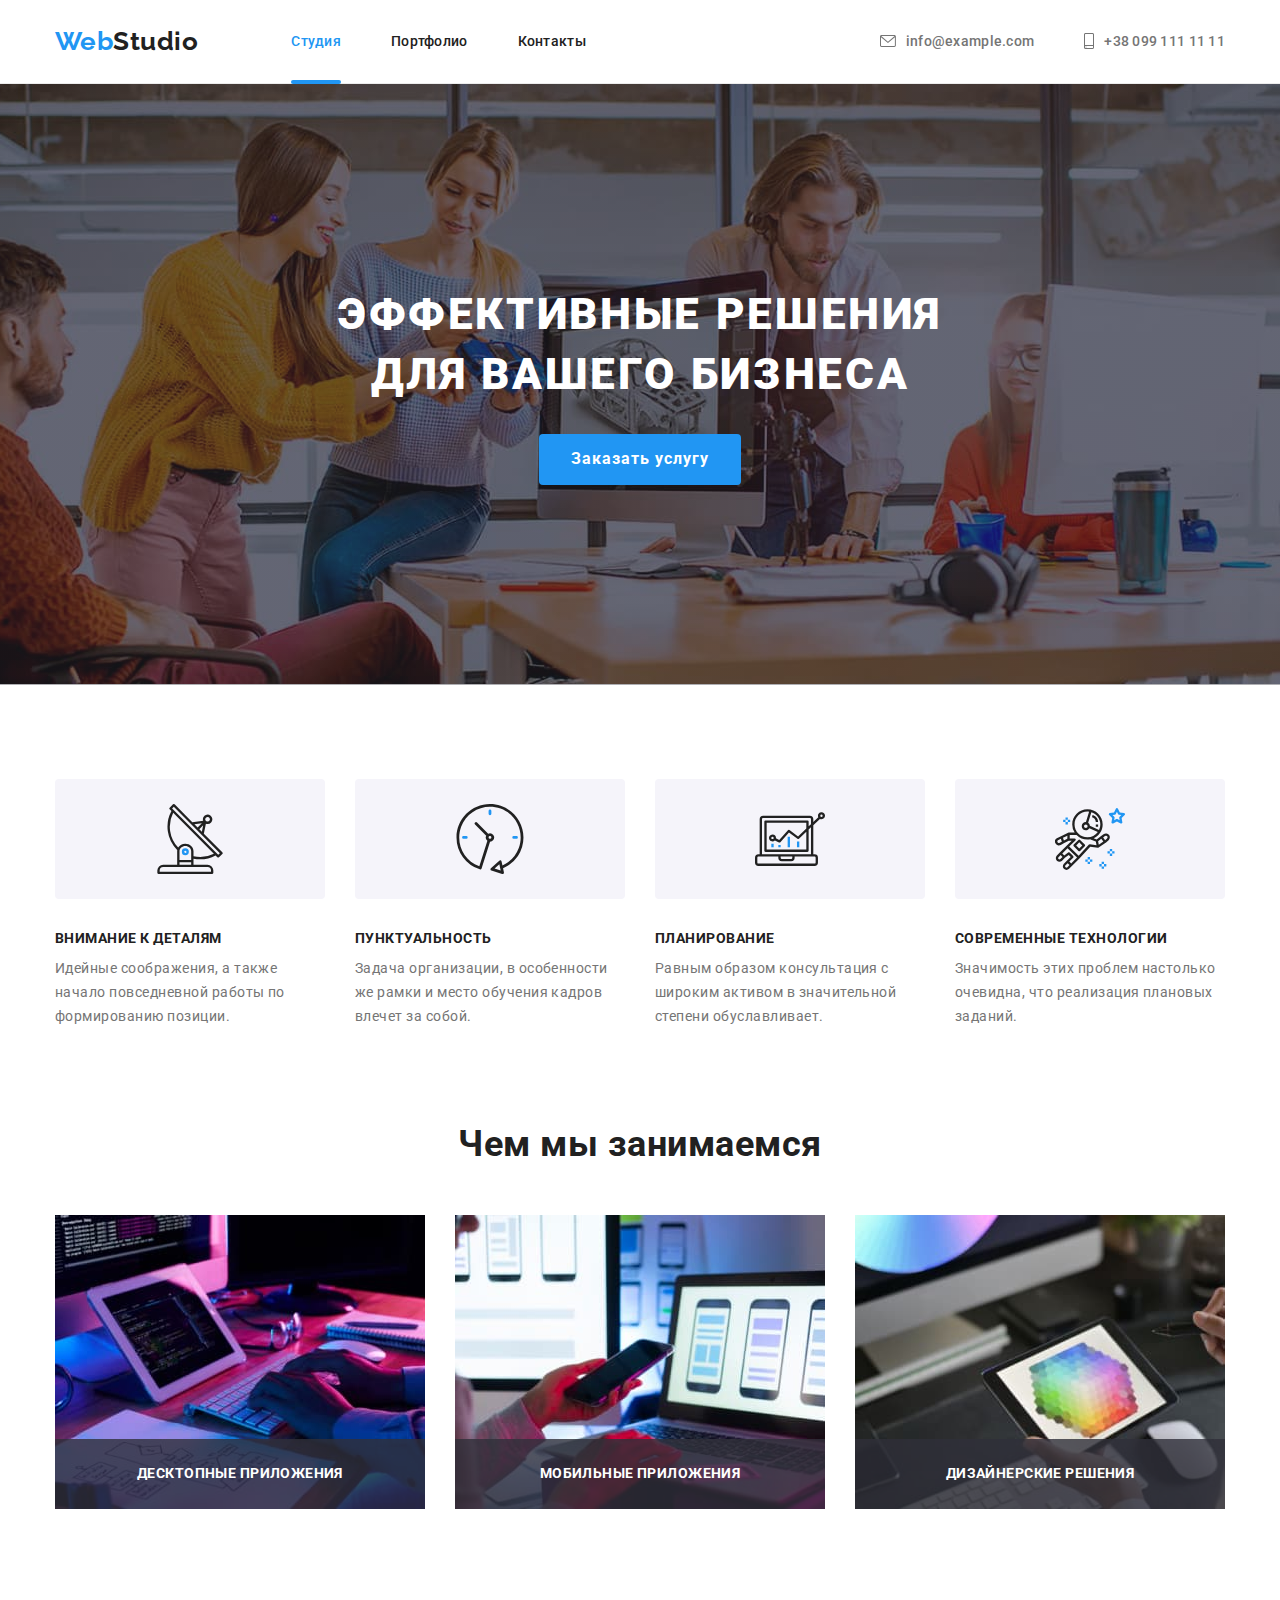
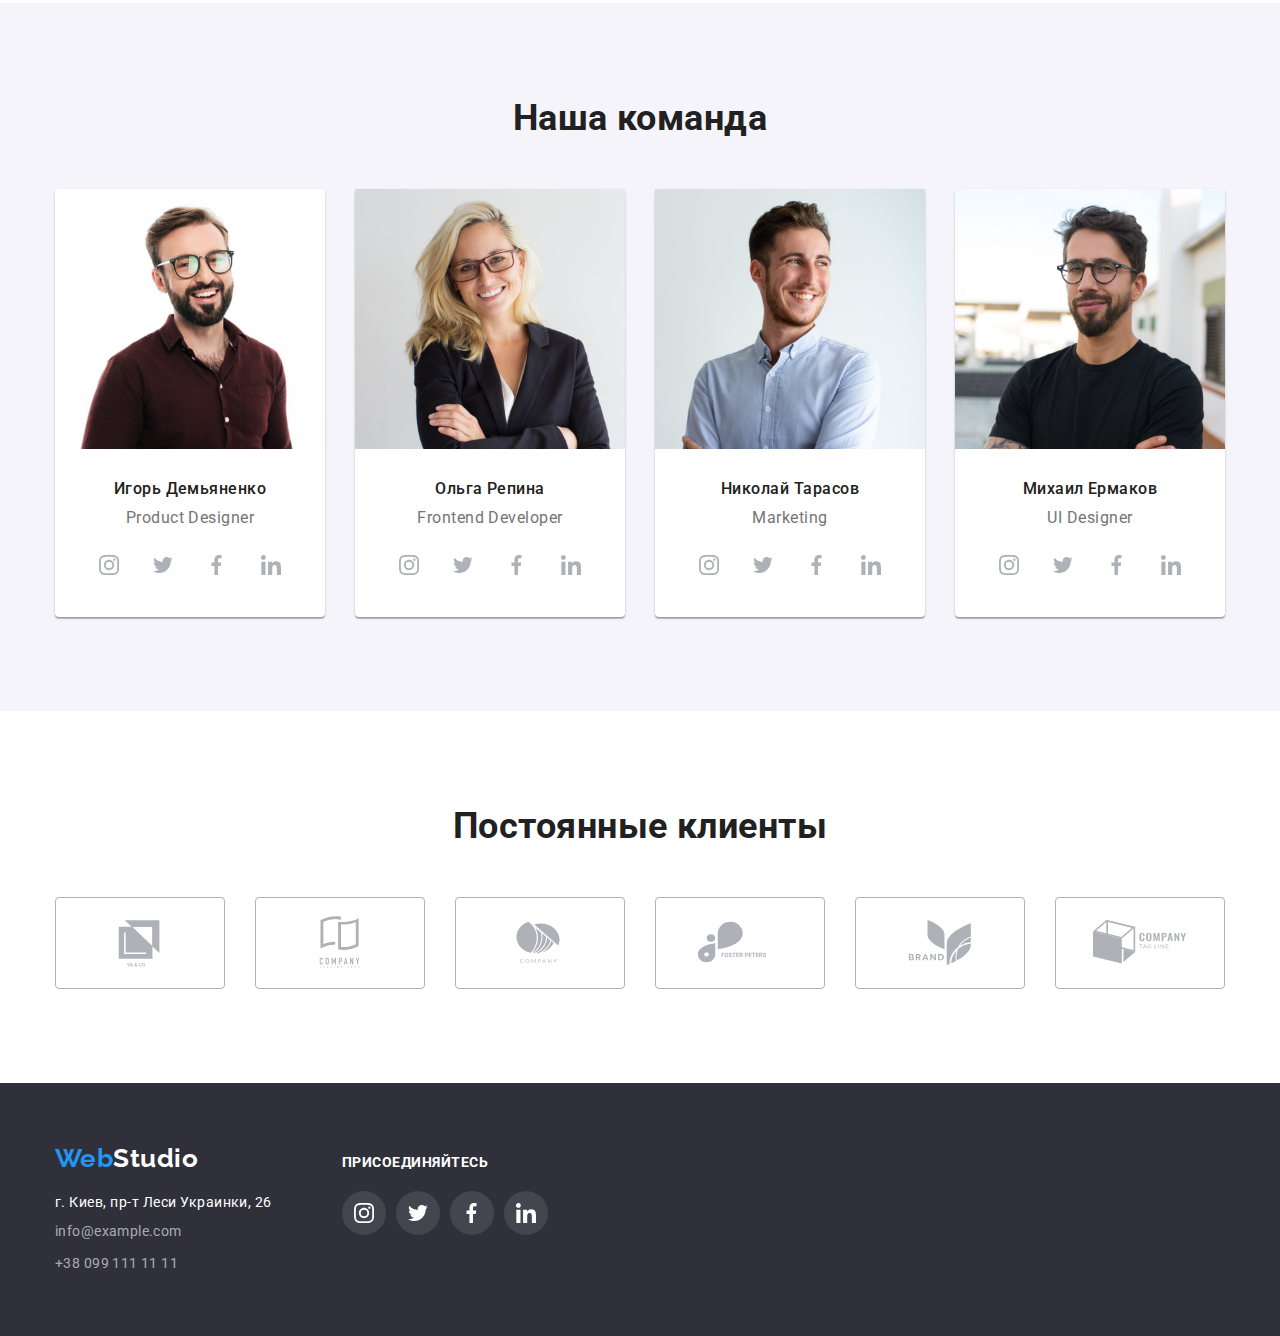
<file: index.html>
<!DOCTYPE html>
<html lang="en">
  <head>
    <meta charset="UTF-8" />
    <meta http-equiv="X-UA-Compatible" content="IE=edge" />
    <meta name="viewport" content="width=device-width, initial-scale=1.0" />
    <link rel="preconnect" href="https://fonts.googleapis.com" />
    <link rel="preconnect" href="https://fonts.gstatic.com" crossorigin />
    <link rel="stylesheet" href="./css/modern-normalize.css" />
    <link
      href="https://fonts.googleapis.com/css2?family=Raleway:wght@700&family=Roboto:wght@400;500;700;900&display=swap"
      rel="stylesheet"
    />
    <link rel="stylesheet" href="./css/styles.css" />
    <title>Студия</title>
  </head>
  <body>
    <!--Шапка-->
    <header>
      <!--Навигация сайта-->
      <div class="container header">
        <nav class="main-nav">
          <a href="#" class="logo"><span>Web</span>Studio</a>
          <ul class="nav list">
            <li class="nav-content">
              <a href="index.html" class="nav-title-page current"> Cтудия</a>
            </li>
            <li class="nav-content">
              <a href="portfolio.html" class="nav-title">Портфолио</a>
            </li>
            <li class="nav-content">
              <a href="#" class="nav-title">Контакты</a>
            </li>
          </ul>
        </nav>
        <!--Авторизация на сайте-->
        <ul class="auth-nav list">
          <li class="auth-nav-content">
            <a href="mailto:info@example.com" class="auth-nav-link"
              ><svg class="auth-nav-svg" width="16px" height="12px">
                <use href="./images/icons.svg#post"></use>
              </svg>
              info@example.com</a
            >
          </li>
          <li class="auth-nav-content">
            <a href="tel:+380991111111" class="auth-nav-link">
              <svg class="auth-nav-svg" width="10px" height="16px">
                <use href="./images/icons.svg#smartphone"></use>
              </svg>
              +38 099 111 11 11</a
            >
          </li>
        </ul>
      </div>
    </header>

    <!--Содержимое сайта-->
    <main>
      <!--Заголовок сайта-->
      <section class="section heading">
        <div class="page-heading container">
          <h1 class="page-title">Эффективные решения для вашего бизнеса</h1>
          <button class="button-heading" type="button" data-modal-open>
            Заказать услугу
          </button>
        </div>
        <div class="backdrop is-hidden" data-modal>
          <div class="modal">
            <button class="close-button" type="button" data-modal-close>
              <svg width="18px" height="18px">
                <use href="./images/icons.svg#close"></use>
              </svg>
            </button>
          </div>
        </div>
      </section>

      <!--Наши преимущества-->
      <section class="section benefits">
        <div class="container">
          <h2 class="visually-hidden">Наши преимущества</h2>
          <ul class="our-benefits-heading list">
            <li class="our-benefits-item">
              <div class="our-benefits-icon">
                <svg width="70px" height="70px">
                  <use href="./images/icons.svg#antenna"></use>
                </svg>
              </div>
              <h3 class="our-benefits-list">Внимание к деталям</h3>
              <p class="our-benefits-text">
                Идейные соображения, а также начало повседневной работы по
                формированию позиции.
              </p>
            </li>
            <li class="our-benefits-item icon-clock">
              <div class="our-benefits-icon">
                <svg width="70px" height="70px">
                  <use href="./images/icons.svg#clock"></use>
                </svg>
              </div>
              <h3 class="our-benefits-list">Пунктуальность</h3>
              <p class="our-benefits-text">
                Задача организации, в особенности же рамки и место обучения
                кадров влечет за собой.
              </p>
            </li>
            <li class="our-benefits-item icon-vector">
              <div class="our-benefits-icon">
                <svg width="70px" height="70px">
                  <use href="./images/icons.svg#diagram"></use>
                </svg>
              </div>
              <h3 class="our-benefits-list">Планирование</h3>
              <p class="our-benefits-text">
                Равным образом консультация с широким активом в значительной
                степени обуславливает.
              </p>
            </li>
            <li class="our-benefits-item icon-astronaut">
              <div class="our-benefits-icon">
                <svg width="70px" height="70px">
                  <use href="./images/icons.svg#astronaut"></use>
                </svg>
              </div>
              <h3 class="our-benefits-list">Современные технологии</h3>
              <p class="our-benefits-text">
                Значимость этих проблем настолько очевидна, что реализация
                плановых заданий.
              </p>
            </li>
          </ul>
        </div>
      </section>

      <!--Наша деятельность-->
      <section class="section">
        <div class="container activity-header">
          <h2 class="our-activity-title">Чем мы занимаемся</h2>
          <ul class="our-activity list">
            <li class="our-activity-item">
              <div class="our-activity-img">
                <img
                  src=".//images//index/first_img.jpg"
                  alt="процесс написания команда"
                  width="370"
                />
                <div class="our-activity-text">
                  <p>десктопные приложения</p>
                </div>
              </div>
            </li>
            <li class="our-activity-item">
              <div class="our-activity-img">
                <img
                  src="./images//index/second_img.jpg"
                  alt="выбор разметки сайта на смартфоне"
                  width="370"
                />
                <div class="our-activity-text">
                  <p>мобильные приложения</p>
                </div>
              </div>
            </li>
            <li class="our-activity-item">
              <div class="our-activity-img">
                <img
                  src="./images//index/third_img.jpg"
                  alt="выбор цвета на планшете"
                  width="370"
                />
                <div class="our-activity-text">
                  <p>дизайнерские решения</p>
                </div>
              </div>
            </li>
          </ul>
        </div>
      </section>

      <!--Наша команда-->
      <section class="section our-team">
        <div class="container">
          <h2 class="our-team-title">Наша команда</h2>
          <ul class="our-team-heading list">
            <li class="team-members">
              <img
                src="./images//index/first_person.jpg"
                alt="Игорь Демьяненко"
                width="270"
              />
              <div class="team-content">
                <h3 class="team-members-title">Игорь Демьяненко</h3>
                <p class="team-members-text">Product Designer</p>
                <ul class="team-ul list">
                  <li>
                    <a class="team-link" href="#">
                      <svg width="20px" height="20px">
                        <use href="./images/icons.svg#inst"></use>
                      </svg>
                    </a>
                  </li>
                  <li>
                    <a class="team-link" href="#">
                      <svg width="20px" height="20px">
                        <use href="./images/icons.svg#twit"></use>
                      </svg>
                    </a>
                  </li>
                  <li>
                    <a class="team-link" href="#">
                      <svg width="20px" height="20px">
                        <use href="./images/icons.svg#fb"></use>
                      </svg>
                    </a>
                  </li>
                  <li>
                    <a class="team-link" href="#">
                      <svg width="20px" height="20px">
                        <use href="./images/icons.svg#in"></use>
                      </svg>
                    </a>
                  </li>
                </ul>
              </div>
            </li>
            <li class="team-members">
              <img
                src="./images//index/second_person.jpg"
                alt="Ольга Репина"
                width="270"
              />
              <div class="team-content">
                <h3 class="team-members-title">Ольга Репина</h3>
                <p class="team-members-text">Frontend Developer</p>
                <ul class="team-ul list">
                  <li>
                    <a class="team-link" href="#">
                      <svg width="20px" height="20px">
                        <use href="./images/icons.svg#inst"></use>
                      </svg>
                    </a>
                  </li>
                  <li>
                    <a class="team-link" href="#">
                      <svg width="20px" height="20px">
                        <use href="./images/icons.svg#twit"></use>
                      </svg>
                    </a>
                  </li>
                  <li>
                    <a class="team-link" href="#">
                      <svg width="20px" height="20px">
                        <use href="./images/icons.svg#fb"></use>
                      </svg>
                    </a>
                  </li>
                  <li>
                    <a class="team-link" href="#">
                      <svg width="20px" height="20px">
                        <use href="./images/icons.svg#in"></use>
                      </svg>
                    </a>
                  </li>
                </ul>
              </div>
            </li>
            <li class="team-members">
              <img
                src="./images//index/third_person.jpg"
                alt="Николай Тарасов"
                width="270"
              />
              <div class="team-content">
                <h3 class="team-members-title">Николай Тарасов</h3>
                <p class="team-members-text">Marketing</p>
                <ul class="team-ul list">
                  <li>
                    <a class="team-link" href="#">
                      <svg width="20px" height="20px">
                        <use href="./images/icons.svg#inst"></use>
                      </svg>
                    </a>
                  </li>
                  <li>
                    <a class="team-link" href="#">
                      <svg width="20px" height="20px">
                        <use href="./images/icons.svg#twit"></use>
                      </svg>
                    </a>
                  </li>
                  <li>
                    <a class="team-link" href="#">
                      <svg width="20px" height="20px">
                        <use href="./images/icons.svg#fb"></use>
                      </svg>
                    </a>
                  </li>
                  <li>
                    <a class="team-link" href="#">
                      <svg width="20px" height="20px">
                        <use href="./images/icons.svg#in"></use>
                      </svg>
                    </a>
                  </li>
                </ul>
              </div>
            </li>
            <li class="team-members">
              <img
                src="./images//index/fourth_person.jpg"
                alt="Михаил Ермаков"
                width="270"
              />
              <div class="team-content">
                <h3 class="team-members-title">Михаил Ермаков</h3>
                <p class="team-members-text">UI Designer</p>
                <ul class="team-ul list">
                  <li>
                    <a class="team-link" href="#">
                      <svg width="20px" height="20px">
                        <use href="./images/icons.svg#inst"></use>
                      </svg>
                    </a>
                  </li>
                  <li>
                    <a class="team-link" href="#">
                      <svg width="20px" height="20px">
                        <use href="./images/icons.svg#twit"></use>
                      </svg>
                    </a>
                  </li>
                  <li>
                    <a class="team-link" href="#">
                      <svg width="20px" height="20px">
                        <use href="./images/icons.svg#fb"></use>
                      </svg>
                    </a>
                  </li>
                  <li>
                    <a class="team-link" href="#">
                      <svg width="20px" height="20px">
                        <use href="./images/icons.svg#in"></use>
                      </svg>
                    </a>
                  </li>
                </ul>
              </div>
            </li>
          </ul>
        </div>
      </section>

      <!--Постоянные клиенты-->
      <section class="section">
        <div class="container">
          <h2 class="clients">Постоянные клиенты</h2>
          <ul class="clients-ul list">
            <li class="clients-li">
              <a href="#" class="clients-link">
                <svg width="106px" height="60px">
                  <use href="./images/icons.svg#Logo-1"></use>
                </svg>
              </a>
            </li>
            <li class="clients-li">
              <a href="#" class="clients-link">
                <svg width="106px" height="60px">
                  <use href="./images/icons.svg#Logo-2"></use>
                </svg>
              </a>
            </li>
            <li class="clients-li">
              <a href="#" class="clients-link">
                <svg width="106px" height="60px">
                  <use href="./images/icons.svg#Logo-3"></use>
                </svg>
              </a>
            </li>
            <li class="clients-li">
              <a href="#" class="clients-link">
                <svg width="106px" height="60px">
                  <use href="./images/icons.svg#Logo-4"></use>
                </svg>
              </a>
            </li>
            <li class="clients-li">
              <a href="#" class="clients-link">
                <svg width="106px" height="60px">
                  <use href="./images/icons.svg#Logo-5"></use>
                </svg>
              </a>
            </li>
            <li class="clients-li">
              <a href="#" class="clients-link">
                <svg width="106px" height="60px">
                  <use href="./images/icons.svg#Logo-6"></use>
                </svg>
              </a>
            </li>
          </ul>
        </div>
      </section>
    </main>

    <!--Подвал-->
    <footer class="footer">
      <div class="footer-flex container">
        <div class="footer-heading">
          <a href="#" class="logo-footer"><span>Web</span>Studio</a>
          <address class="address">
            <p class="address-footer">г. Киев, пр-т Леси Украинки, 26</p>
            <ul class="footer-info list">
              <li class="link">
                <a href="mailto:info@example.com" class="footer-info-link"
                  >info@example.com</a
                >
              </li>
              <li class="link">
                <a href="tel:+380991111111" class="footer-info-link"
                  >+38 099 111 11 11</a
                >
              </li>
            </ul>
          </address>
        </div>
        <div class="footer-join">
          <p class="join">присоединяйтесь</p>
          <ul class="footer-links list">
            <li class="footer-li">
              <a class="footer-link" href="#">
                <svg width="20px" height="20px">
                  <use href="./images/icons.svg#inst"></use>
                </svg>
              </a>
            </li>
            <li class="footer-li">
              <a class="footer-link" href="#">
                <svg width="20px" height="20px">
                  <use href="./images/icons.svg#twit"></use>
                </svg>
              </a>
            </li>
            <li class="footer-li">
              <a class="footer-link" href="#">
                <svg width="20px" height="20px">
                  <use href="./images/icons.svg#fb"></use>
                </svg>
              </a>
            </li>
            <li class="footer-li">
              <a class="footer-link" href="#">
                <svg width="20px" height="20px">
                  <use href="./images/icons.svg#in"></use>
                </svg>
              </a>
            </li>
          </ul>
        </div>
      </div>
    </footer>
    <script src="./js/modal.js"></script>
  </body>
</html>
</file>
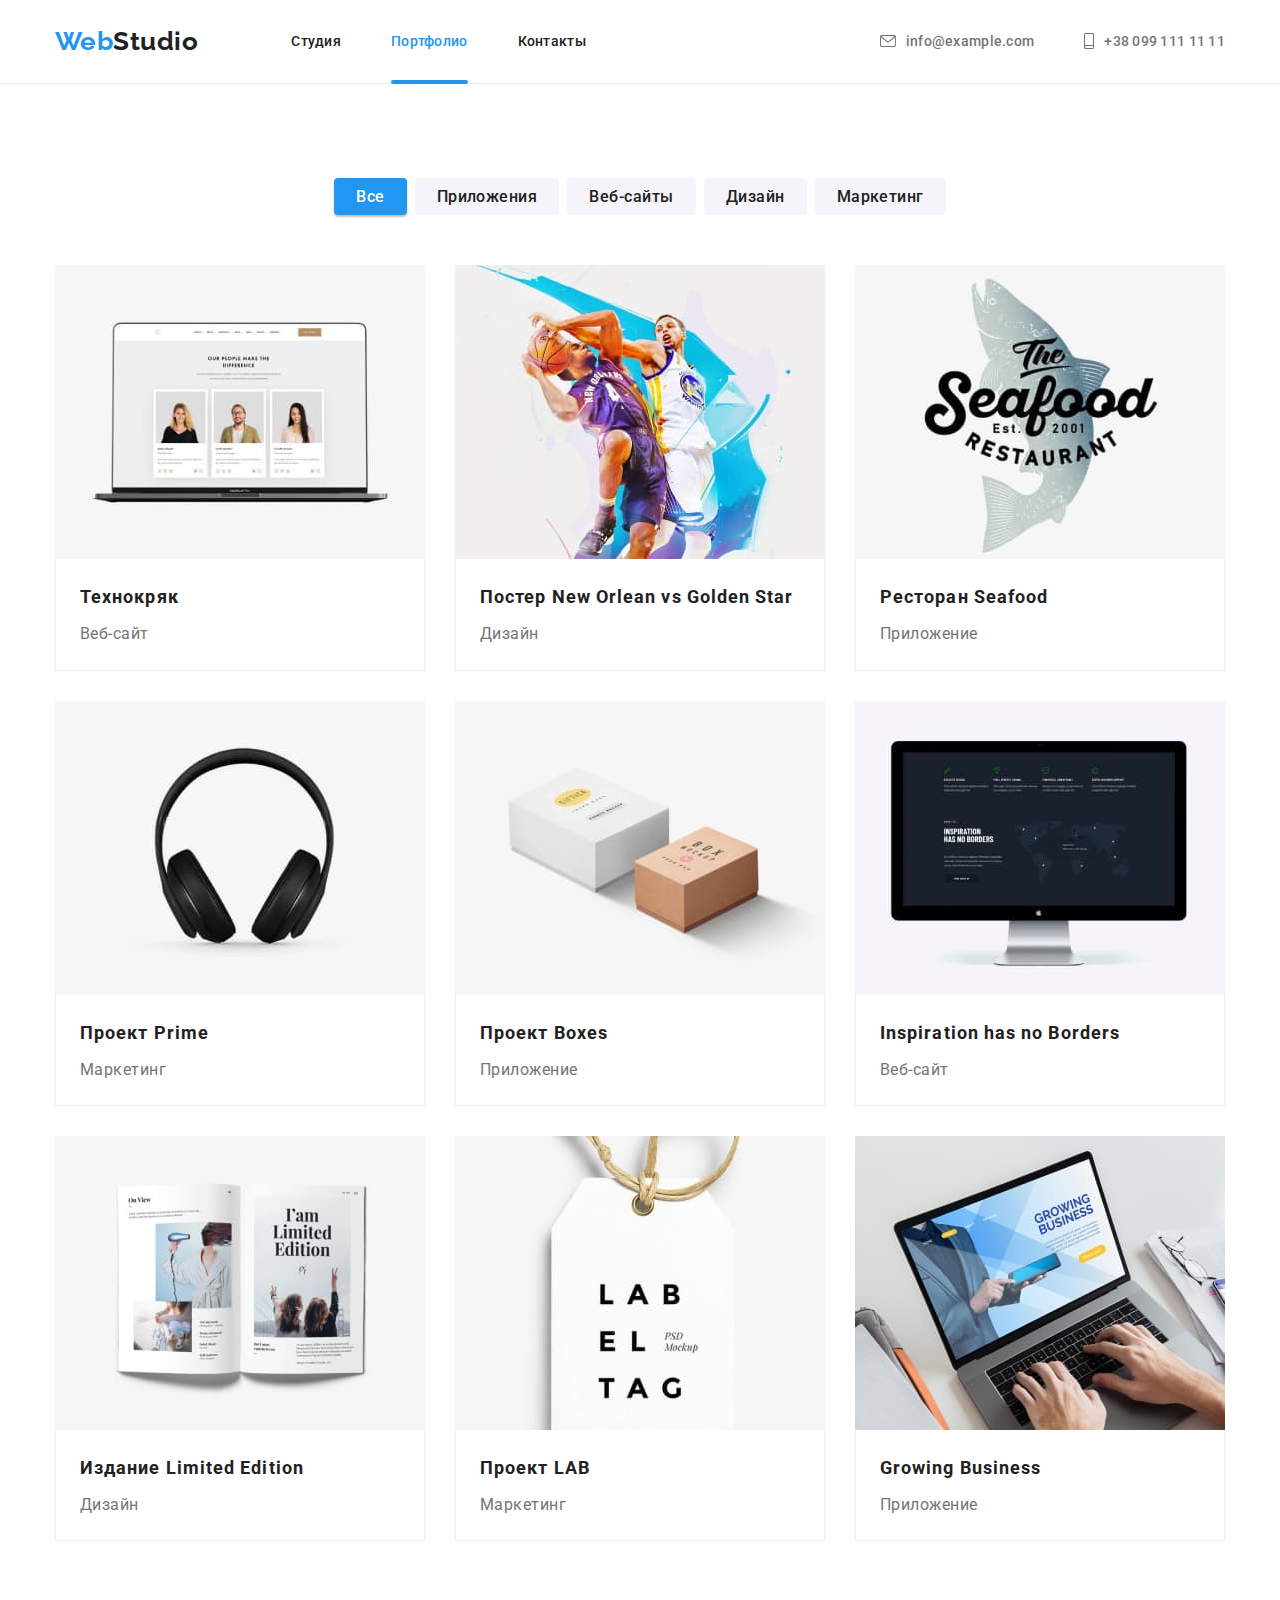
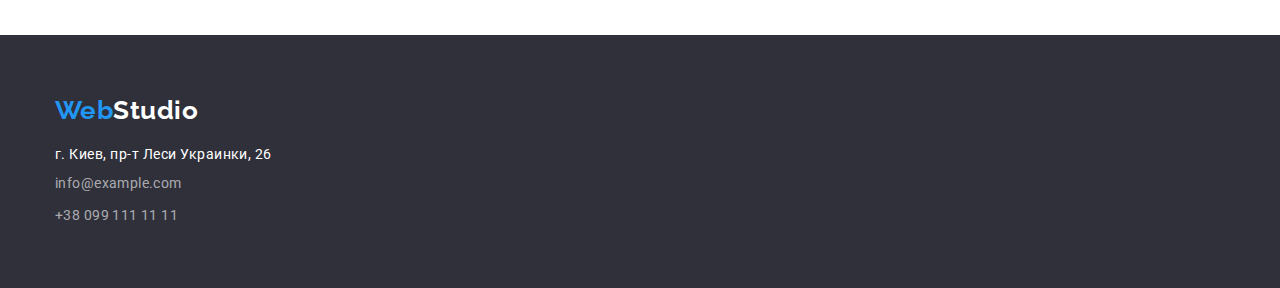
<file: portfolio.html>
<!DOCTYPE html>
<html lang="en">
  <head>
    <meta charset="UTF-8" />
    <meta http-equiv="X-UA-Compatible" content="IE=edge" />
    <meta name="viewport" content="width=device-width, initial-scale=1.0" />
    <link rel="preconnect" href="https://fonts.googleapis.com" />
    <link rel="preconnect" href="https://fonts.gstatic.com" crossorigin />
    <link rel="stylesheet" href="./css/modern-normalize.css" />
    <link
      href="https://fonts.googleapis.com/css2?family=Raleway:wght@700&family=Roboto:wght@400;500;700;900&display=swap"
      rel="stylesheet"
    />
    <link rel="stylesheet" href="./css/styles.css" />
    <title>Портфолио</title>
  </head>
  <body>
    <!--Шапка-->
    <header>
      <!--Навигация сайта-->
      <div class="container header">
        <nav class="main-nav">
          <a href="#" class="logo"><span>Web</span>Studio</a>
          <ul class="nav list">
            <li class="nav-content">
              <a href="index.html" class="nav-title">Cтудия</a>
            </li>
            <li class="nav-content">
              <a href="portfolio.html" class="nav-title-page current"
                >Портфолио</a
              >
            </li>
            <li class="nav-content">
              <a href="#" class="nav-title">Контакты</a>
            </li>
          </ul>
        </nav>
        <!--Авторизация на сайте-->
        <ul class="auth-nav list">
          <li class="auth-nav-content">
            <a href="mailto:info@example.com" class="auth-nav-link"
              ><svg class="auth-nav-svg" width="16px" height="12px">
                <use href="./images/icons.svg#post"></use>
              </svg>
              info@example.com</a
            >
          </li>
          <li class="auth-nav-content">
            <a href="tel:+380991111111" class="auth-nav-link">
              <svg class="auth-nav-svg" width="10px" height="16px">
                <use href="./images/icons.svg#smartphone"></use>
              </svg>
              +38 099 111 11 11</a
            >
          </li>
        </ul>
      </div>
    </header>

    <main>
      <section class="section">
        <div class="container">
          <h1 class="visually-hidden">Портфолио</h1>
          <!--Фильтр-->
          <h2 class="visually-hidden">наши работы</h2>
          <ul class="filter list">
            <li class="filter-link">
              <button class="filter-button-page" type="button">Все</button>
            </li>
            <li class="filter-link">
              <button class="filter-button" type="button">Приложения</button>
            </li>
            <li class="filter-link">
              <button class="filter-button" type="button">Веб-сайты</button>
            </li>
            <li class="filter-link">
              <button class="filter-button" type="button">Дизайн</button>
            </li>
            <li class="filter-link">
              <button class="filter-button" type="button">Маркетинг</button>
            </li>
          </ul>

          <!--Наши работы-->
          <ul class="our-work list">
            <li class="our-work-link">
              <a href="#" class="our-work-heading">
                <div class="overlay">
                  <img
                    src=".//images/portfolio/desktop.jpg"
                    alt="Ноутбук"
                    width="370"
                  />
                  <div class="our-work-class">
                    <p>
                      Технокряк это современная площадка распространения
                      коронавируса. Компании используют эту платформу для
                      цифрового шпионажа и атак на защищённые сервера
                      конкурентов.
                    </p>
                  </div>
                </div>
                <div class="poster-title">
                  <h3 class="our-work-title">Технокряк</h3>
                  <p class="our-work-text">Веб-сайт</p>
                </div>
              </a>
            </li>

            <li class="our-work-link">
              <a href="#" class="our-work-heading">
                <div class="overlay">
                  <img
                    src=".//images/portfolio/basketball_players.jpg"
                    alt="Баскетболисты"
                    width="370"
                  />
                  <div class="our-work-class">
                    <p>
                      Технокряк это современная площадка распространения
                      коронавируса. Компании используют эту платформу для
                      цифрового шпионажа и атак на защищённые сервера
                      конкурентов.
                    </p>
                  </div>
                </div>
                <div class="poster-title">
                  <h3 class="our-work-title">
                    Постер New Orlean vs Golden Star
                  </h3>
                  <p class="our-work-text">Дизайн</p>
                </div>
              </a>
            </li>

            <li class="our-work-link">
              <a href="#" class="our-work-heading">
                <div class="overlay">
                  <img
                    src=".//images/portfolio/logo_restaurant.jpg"
                    alt="Ресторан Seafood"
                    width="370"
                  />
                  <div class="our-work-class">
                    <p>
                      Технокряк это современная площадка распространения
                      коронавируса. Компании используют эту платформу для
                      цифрового шпионажа и атак на защищённые сервера
                      конкурентов.
                    </p>
                  </div>
                </div>
                <div class="poster-title">
                  <h3 class="our-work-title">Ресторан Seafood</h3>
                  <p class="our-work-text">Приложение</p>
                </div>
              </a>
            </li>

            <li class="our-work-link">
              <a href="#" class="our-work-heading">
                <div class="overlay">
                  <img
                    src=".//images/portfolio/headphones.jpg"
                    alt="Проект Prime"
                    width="370"
                  />
                  <div class="our-work-class">
                    <p>
                      Технокряк это современная площадка распространения
                      коронавируса. Компании используют эту платформу для
                      цифрового шпионажа и атак на защищённые сервера
                      конкурентов.
                    </p>
                  </div>
                </div>
                <div class="poster-title">
                  <h3 class="our-work-title">Проект Prime</h3>
                  <p class="our-work-text">Маркетинг</p>
                </div>
              </a>
            </li>

            <li class="our-work-link">
              <a href="#" class="our-work-heading">
                <div class="overlay">
                  <img
                    src=".//images/portfolio/two_boxes.jpg"
                    alt="Проект Boxes"
                    width="370"
                  />
                  <div class="our-work-class">
                    <p>
                      Технокряк это современная площадка распространения
                      коронавируса. Компании используют эту платформу для
                      цифрового шпионажа и атак на защищённые сервера
                      конкурентов.
                    </p>
                  </div>
                </div>
                <div class="poster-title">
                  <h3 class="our-work-title">Проект Boxes</h3>
                  <p class="our-work-text">Приложение</p>
                </div>
              </a>
            </li>

            <li class="our-work-link">
              <a href="#" class="our-work-heading">
                <div class="overlay">
                  <img
                    src=".//images/portfolio/monoblock.jpg"
                    alt="Моноблок"
                    width="370"
                  />
                  <div class="our-work-class">
                    <p>
                      Технокряк это современная площадка распространения
                      коронавируса. Компании используют эту платформу для
                      цифрового шпионажа и атак на защищённые сервера
                      конкурентов.
                    </p>
                  </div>
                </div>
                <div class="poster-title">
                  <h3 class="our-work-title">Inspiration has no Borders</h3>
                  <p class="our-work-text">Веб-сайт</p>
                </div>
              </a>
            </li>

            <li class="our-work-link">
              <a href="#" class="our-work-heading">
                <div class="overlay">
                  <img
                    src=".//images/portfolio/magazine.jpg"
                    alt="Журнал"
                    width="370"
                  />
                  <div class="our-work-class">
                    <p>
                      Технокряк это современная площадка распространения
                      коронавируса. Компании используют эту платформу для
                      цифрового шпионажа и атак на защищённые сервера
                      конкурентов.
                    </p>
                  </div>
                </div>
                <div class="poster-title">
                  <h3 class="our-work-title">Издание Limited Edition</h3>
                  <p class="our-work-text">Дизайн</p>
                </div>
              </a>
            </li>

            <li class="our-work-link">
              <a href="#" class="our-work-heading">
                <div class="overlay">
                  <img
                    src=".//images/portfolio/plate.jpg"
                    alt="Табличка"
                    width="370"
                  />
                  <div class="our-work-class">
                    <p>
                      Технокряк это современная площадка распространения
                      коронавируса. Компании используют эту платформу для
                      цифрового шпионажа и атак на защищённые сервера
                      конкурентов.
                    </p>
                  </div>
                </div>
                <div class="poster-title">
                  <h3 class="our-work-title">Проект LAB</h3>
                  <p class="our-work-text">Маркетинг</p>
                </div>
              </a>
            </li>

            <li class="our-work-link">
              <a href="#" class="our-work-heading">
                <div class="overlay">
                  <img
                    src=".//images/portfolio/working_on_a_laptop.jpg"
                    alt="Работа на ноутбуке"
                    width="370"
                  />
                  <div class="our-work-class">
                    <p>
                      Технокряк это современная площадка распространения
                      коронавируса. Компании используют эту платформу для
                      цифрового шпионажа и атак на защищённые сервера
                      конкурентов.
                    </p>
                  </div>
                </div>
                <div class="poster-title">
                  <h3 class="our-work-title">Growing Business</h3>
                  <p class="our-work-text">Приложение</p>
                </div>
              </a>
            </li>
          </ul>
        </div>
      </section>
    </main>
    <!--Подвал-->
    <footer class="footer">
      <div class="footer-heading container">
        <a href="#" class="logo-footer"><span>Web</span>Studio</a>
        <address class="address">
          <p class="address-footer">г. Киев, пр-т Леси Украинки, 26</p>
          <ul class="footer-info list">
            <li class="link">
              <a href="mailto:info@example.com" class="footer-info-link"
                >info@example.com</a
              >
            </li>
            <li class="link">
              <a href="tel:+380991111111" class="footer-info-link"
                >+38 099 111 11 11</a
              >
            </li>
          </ul>
        </address>
      </div>
    </footer>
  </body>
</html>
</file>
<file: css/styles.css>
:root {
    --primary-text-color: #757575;
    --secondary-text-color: #212121;
    --accent: #2196f3;
    --pirmary-background-color: #ffff;
    --secondary-background-color: #f5f4fa;
    --third-background-color: #2F303A;
}

html {
    box-sizing: border-box;
}

*, *::before, *::after {
    box-sizing: inherit;
}

h1, h2, h3, p, ul, li {
    margin: 0;
    padding: 0;
}

body {
    background-color: var(--pirmary-background-color);
    color: var(--primary-text-color);
    font-family: roboto, sans-serif;
    letter-spacing: 0.03em;
}

header {
    border-bottom: 1px solid #ECECEC;
}

.header {
    display: flex;
}

img {
    max-width: 100%;
    display: block;
}

.container {
    width: 1200px;
    margin: 0 auto;
    padding: 0px 15px;
}

.section {
    padding-top: 94px;
    padding-bottom: 94px;
}

.list {
    list-style: none;
}

.visually-hidden {
    position: absolute;
    width: 1px;
    height: 1px;
    margin: -1px;
    border: 0;
    padding: 0;
    white-space: nowrap;
    clip-path: inset(100%);
    clip: rect(0 0 0 0);
    overflow: hidden;
}

/*Навигация сайта*/

.header {
    display: inline-block;
    display: flex;
}

.nav {
    display: flex;
}

.main-nav {
    display: flex;
    align-items: center;
}

.nav-title {
    padding: 32px 0;
    display: block;
    color: var(--secondary-text-color);
    text-decoration: none;
    font-weight: 500;
    Font-size: 14px;
    Line-height: 1.33;
    Letter-spacing: 0.02em;
    transition: color 250ms cubic-bezier(0.4, 0, 0.2, 1);
}

.nav-content {
    margin-right: 50px;
}

.nav-content:last-child {
    margin-right: 0px;
}

.nav-title-page {
    position: relative;
    padding: 32px 0;
    display: block;
    color: var(--accent);
    text-decoration: none;
    font-weight: 500;
    Font-size: 14px;
    Line-height: 1.33;
    Letter-spacing: 0.02em;
}

.nav-title:hover, .nav-title:focus {
    color: var(--accent);
}

.current::after {
    content: "";
    position: absolute;
    display: block;
    width: 100%;
    height: 4px;
    left: 0;
    bottom: -1px;
    background-color: var(--accent);
    border-radius: 2px;
}

.logo {
    align-items: center;
    display: block;
    margin-right: 93px;
    color: var(--secondary-text-color);
    Font-family: Raleway, sans-serif;
    font-weight: 700;
    Font-size: 26px;
    Line-height: 1.19;
    text-decoration: none;
}

.logo span {
    color: var(--accent);
}

/*Авторизация на сайте*/

.auth-nav {
    display: flex;
    margin-left: auto;
    align-items: center;
}

.auth-nav-content {
    margin-right: 50px;
}

.auth-nav-content:last-child {
    margin-right: 0px;
}

.auth-nav-svg {
    margin-right: 10px;
}

.auth-nav a {
    color: var(--primary-text-color);
    text-decoration: none;
    font-weight: 500;
    Font-size: 14px;
    Line-height: 1.33;
    Letter-spacing: 0.02em;
    align-items: center;
    justify-content: center;
    display: flex;
    fill: var(--primary-text-color);
    transition: color 250ms cubic-bezier(0.4, 0, 0.2, 1), fill 250ms cubic-bezier(0.4, 0, 0.2, 1);
}

.auth-nav a:hover, .auth-nav a:focus {
    fill: var(--accent);
    color: var(--accent);
}

/*Содержание сайта*/

/*заголовок*/

.heading {
    background-image: linear-gradient(to right, rgba(47, 48, 58, 0.4), rgba(47, 48, 58, 0.4)), url(../images/index/background_image.jpg);
    background-repeat: no-repeat;
    background-position: center;
    padding-top: 200px;
    padding-bottom: 200px;
    max-width: 1600px;
    margin: auto;
}

.page-heading {
    text-align: center;
    margin: auto;
}

.page-title {
    max-width: 696px;
    margin: auto;
    text-transform: uppercase;
    color: var(--pirmary-background-color);
    Font-size: 44px;
    font-weight: 900;
    Line-height: 1.37;
    Letter-spacing: 0.06em;
}

.button-heading {
    margin-top: 30px;
    padding-top: 10px;
    padding-bottom: 10px;
    padding-left: 32px;
    padding-right: 32px;
    border-radius: 4px;
    font-weight: 700;
    Font-size: 16px;
    Line-height: 1.9;
    background-color: var(--accent);
    color: var(--pirmary-background-color);
    font-family: roboto, sans-serif;
    letter-spacing: 0.06em;
    cursor: pointer;
    border: none;
    transition: color 250ms cubic-bezier(0.4, 0, 0.2, 1), background-color 250ms cubic-bezier(0.4, 0, 0.2, 1);
}

.button-heading:hover, .button-heading:focus {
    background-color: #188CE8
}

/*окно героя*/

.modal {
    position: fixed;
    left: 50%;
    top: 50%;
    transform: translate(-50%, -50%);
    width: 528px;
    height: 581px;
    background-color: var(--pirmary-background-color);
    display: flex;
    border-radius: 4px;
}

.close-button {
    position: absolute;
    justify-content: center;
    align-items: center;
    right: 8px;
    top: 8px;
    width: 30px;
    height: 30px;
    padding: 0;
    margin: 0;
    display: flex;
    border-radius: 50%;
    cursor: pointer;
    border: 1px solid rgba(0, 0, 0, 0.1);
    background-color: var(--pirmary-background-color);
}

.backdrop {
    z-index: 1;
    position: fixed;
    left: 0;
    top: 0;
    width: 100%;
    height: 100%;
    background-color: rgba(0, 0, 0, 0.2);
    transition: opacity 250ms;
}

.backdrop.is-hidden {
    opacity: 0;
    pointer-events: none;
}

/*Наши преимущества*/

.benefits {
    padding-bottom: 0px;
}

.our-benefits-heading {
    display: flex;
}

.our-benefits-heading li {
    margin-right: 30px;
    max-width: 270px;
    justify-content: space-around
}

.our-benefits-icon {
    justify-content: center;
    align-items: center;
    display: flex;
    width: 270px;
    height: 120px;
    background-color: var(--secondary-background-color);
    border-radius: 4px;
}

.our-benefits-heading li:last-child {
    margin-right: 0px;
}

.our-benefits-list {
    margin-top: 30px;
    color: var(--secondary-text-color);
    font-weight: 700;
    Font-size: 14px;
    Line-height: 1.33;
    text-transform: uppercase;
}

.our-benefits-text {
    margin-top: 10px;
    Font-size: 14px;
    Line-height: 1.71;
}

/*Наша дейстельность*/

.activity-header {
    padding-top: 0px;
}

.our-activity-title {
    font-weight: 700;
    Font-size: 36px;
    Line-height: 1.17;
    color: var(--secondary-text-color);
    text-align: center;
}

.our-activity {
    margin-top: 50px;
    display: flex;
    justify-content: center;
}

.our-activity-item {
    margin-right: 30px;
}

.our-activity-item:last-child {
    margin-right: 0px;
}

.our-activity-img {
    position: relative;
    display: flex;
}

.our-activity-text {
    position: absolute;
    bottom: 0;
    Width: 370px;
    Height: 70px;
    background-color: rgba(47, 48, 58, 0.8);
    text-transform: uppercase;
    font-weight: 700;
    Font-size: 14px;
    Line-height: 1.14;
    Letter-spacing: 0.03em;
    color: var(--pirmary-background-color);
}

.our-activity-text p {
    display: flex;
    justify-content: center;
    padding: 27px 0;
}

/*Наша команда*/

.our-team {
    background-color: var(--secondary-background-color);
}

.team-members-heading {
    color: var(--secondary-text-color);
}

.our-team-title {
    font-weight: 700;
    Font-size: 36px;
    Line-height: 1.17;
    color: var(--secondary-text-color);
    text-align: center;
}

.team-content {
    padding: 30px 32px 30px 32px;
}

.team-members {
    max-width: 270px;
    box-shadow: 0px 2px 1px rgba(0, 0, 0, 0.2), 0px 1px 1px rgba(0, 0, 0, 0.14), 0px 1px 3px rgba(0, 0, 0, 0.12);
}

.our-team-heading {
    margin-top: 50px;
    display: flex;
    justify-content: center;
    align-items: center;
}

.team-members {
    border-radius: 4px;
    max-width: 270px;
    margin-right: 30px;
    background-color: var(--pirmary-background-color);
}

.team-members:last-child {
    margin-right: 0px;
}

.team-members-title {
    font-weight: 500;
    font-size: 16px;
    line-height: 1.19;
    color: var(--secondary-text-color);
    text-align: center;
}

.team-members-text {
    margin-top: 10px;
    font-size: 16px;
    line-height: 1.19;
    text-align: center;
}

.team-ul {
    display: flex;
    margin-right: auto;
    margin-left: auto;
    margin-top: 16px;
    justify-content: space-between;
}

.team-li {
    margin-right: 10px;
}

.team-link {
    justify-content: center;
    align-items: center;
    display: flex;
    width: 44px;
    height: 44px;
    border-radius: 50%;
    fill: #AFB1B8;
    transition: background-color 250ms cubic-bezier(0.4, 0, 0.2, 1), fill 250ms cubic-bezier(0.4, 0, 0.2, 1);
}

.team-link:hover, .team-link:focus {
    fill: var(--pirmary-background-color);
    background-color: var(--accent);
}

/*Постоянные клиенты*/

.clients {
    font-weight: 700;
    Font-size: 36px;
    Line-height: 1.17;
    color: var(--secondary-text-color);
    text-align: center;
}

.clients-ul {
    display: flex;
    margin-top: 50px;
}

.clients-li {
    margin-right: 30px;
}

.clients-li:last-child {
    margin-right: 0px;
}

.clients-link {
    width: 170px;
    height: 92px;
    border: 1px solid #AFB1B8;
    border-radius: 4px;
    display: flex;
    align-items: center;
    justify-content: center;
    fill: #AFB1B8;
    transition: fill 250ms cubic-bezier(0.4, 0, 0.2, 1), border 250ms cubic-bezier(0.4, 0, 0.2, 1);
}

.clients-link:hover, .clients-link:focus {
    fill: var(--accent);
    border: 1px solid var(--accent);
}

/*Подвал*/

.footer {
    background-color: var(--third-background-color);
    padding-top: 60px;
    padding-bottom: 60px;
}

.footer-flex {
    display: flex;
    align-items: baseline;
}

.logo-footer {
    color: var(--pirmary-background-color);
    Font-family: Raleway, sans-serif;
    font-weight: 700;
    Font-size: 26px;
    Line-height: 1.19;
    text-decoration: none;
}

.logo-footer span {
    color: var(--accent);
}

.footer p {
    color: var(--pirmary-background-color);
}

.footer-info-link {
    color: rgba(255, 255, 255, 0.6);
    text-decoration: none;
    transition: color 250ms cubic-bezier(0.4, 0, 0.2, 1);
}

.footer-info-link:focus, .footer-info-link:hover {
    color: var(--pirmary-background-color);
}

.footer-info {
    margin-top: 9px;
}

.footer-info .link {
    margin-top: 9px;
}

.footer-info .link:first-child {
    margin-top: 0px;
}

.address {
    margin-top: 20px;
    font-style: normal;
}

.footer-info .link a {
    font-Size: 14px;
    line-height: 1.7;
    letter-spacing: 0.03em;
}

.address-footer {
    font-size: 14px;
    line-height: 1.17;
}

.footer-join {
    margin-left: 70px;
}

.join {
    text-transform: uppercase;
    font-weight: 700;
    font-size: 14px;
    line-height: 1.14;
    letter-spacing: 0.03;
}

.footer-links {
    display: flex;
    margin-top: 20px;
}

.footer-li {
    margin-right: 10px;
}

.footer-li:last-child {
    margin-right: 0px;
}

.footer-link {
    width: 44px;
    height: 44px;
    align-items: center;
    justify-content: center;
    border-radius: 50px;
    display: flex;
    fill: var(--pirmary-background-color);
    background-color: rgba(255, 255, 255, 0.1);
    transition: background-color 250ms cubic-bezier(0.4, 0, 0.2, 1);
}

.footer-link:last-child {
    margin-left: 0px;
}

.footer-link:hover, .footer-link:focus {
    background-color: var(--accent);
}

/*-----------------------------------------------*/

/*Портфолио*/

/*Фильтр*/

/*Наши работы*/

.filter {
    margin-bottom: 50px;
    display: flex;
    justify-content: center;
}

.filter-link {
    margin-right: 8px;
}

.filter-link:last-child {
    margin-right: 0px;
}

.filter-button {
    padding: 6px 22px;
    border-radius: 4px;
    background-color: var(--secondary-background-color);
    color: var(--secondary-text-color);
    cursor: pointer;
    border: none;
    font-family: Roboto, sans-serif;
    font-weight: 500;
    font-size: 16px;
    line-height: 1.6;
    letter-spacing: 0.03em;
    transition: color 250ms cubic-bezier(0.4, 0, 0.2, 1), background-color 250ms cubic-bezier(0.4, 0, 0.2, 1), box-shadow 250ms cubic-bezier(0.4, 0, 0.2, 1);
}

.filter-button:hover {
    color: var(--pirmary-background-color);
    background-color: var(--accent);
    box-shadow: 0px 2px 2px rgba(0, 0, 0, 0.12), 0px 2px 1px rgba(0, 0, 0, 0.08), 0px 1px 3px rgba(0, 0, 0, 0.1);
}

.filter-button-page {
    padding: 6px 22px;
    border-radius: 4px;
    background-color: var(--accent);
    color: var(--pirmary-background-color);
    cursor: pointer;
    border: none;
    font-family: Roboto, sans-serif;
    font-weight: 500;
    font-size: 16px;
    line-height: 1.6;
    letter-spacing: 0.03em;
    box-shadow: 0px 2px 2px rgba(0, 0, 0, 0.12), 0px 2px 1px rgba(0, 0, 0, 0.08), 0px 1px 3px rgba(0, 0, 0, 0.1);
}

.our-work {
    display: flex;
    flex-wrap: wrap;
    margin-top: -30px;
    margin-left: -30px;
}

.our-work-heading {
    position: relative;
    display: block;
    text-decoration: none;
    transition: box-shadow 500ms cubic-bezier(0.4, 0, 0.2, 1);
}

.our-work-heading:hover {
    box-shadow: 1px 6px 4px rgba(0, 0, 0, 0.16), 0px 4px 4px rgba(0, 0, 0, 0.06), 0px 1px 1px rgba(0, 0, 0, 0.12);
}

.our-work-link {
    flex-basis: calc(100% /3 - 30px);
    margin-top: 30px;
    margin-left: 30px;
}

.our-work-class p {
    padding: 63px 24px;
    font-size: 18px;
    Line-height: 1.6;
    Letter-spacing: 0.03em;
    color: var(--pirmary-background-color)
}

.overlay {
    position: relative;
    overflow: hidden;
}

.our-work-class {
    position: absolute;
    opacity: 0;
    top: 0px;
    background-color: rgba(33, 150, 243, 0.9);
    transform: translateY(100%);
    transition: transform 250ms;
}

.our-work-heading:hover .our-work-class {
    opacity: 1;
    transform: translateY(0);
}

.poster-title {
    padding: 20px 24px;
    border-right: 1px solid #EEEEEE;
    border-bottom: 1px solid #EEEEEE;
    border-left: 1px solid #EEEEEE;
}

.our-work-title {
    color: var(--secondary-text-color);
    font-weight: 700;
    font-size: 18px;
    line-height: 2;
    Letter-spacing: 0.06em;
}

.our-work-text {
    margin-top: 4px;
    color: var(--primary-text-color);
    font-size: 16px;
    line-height: 1.9;
}
</file>
